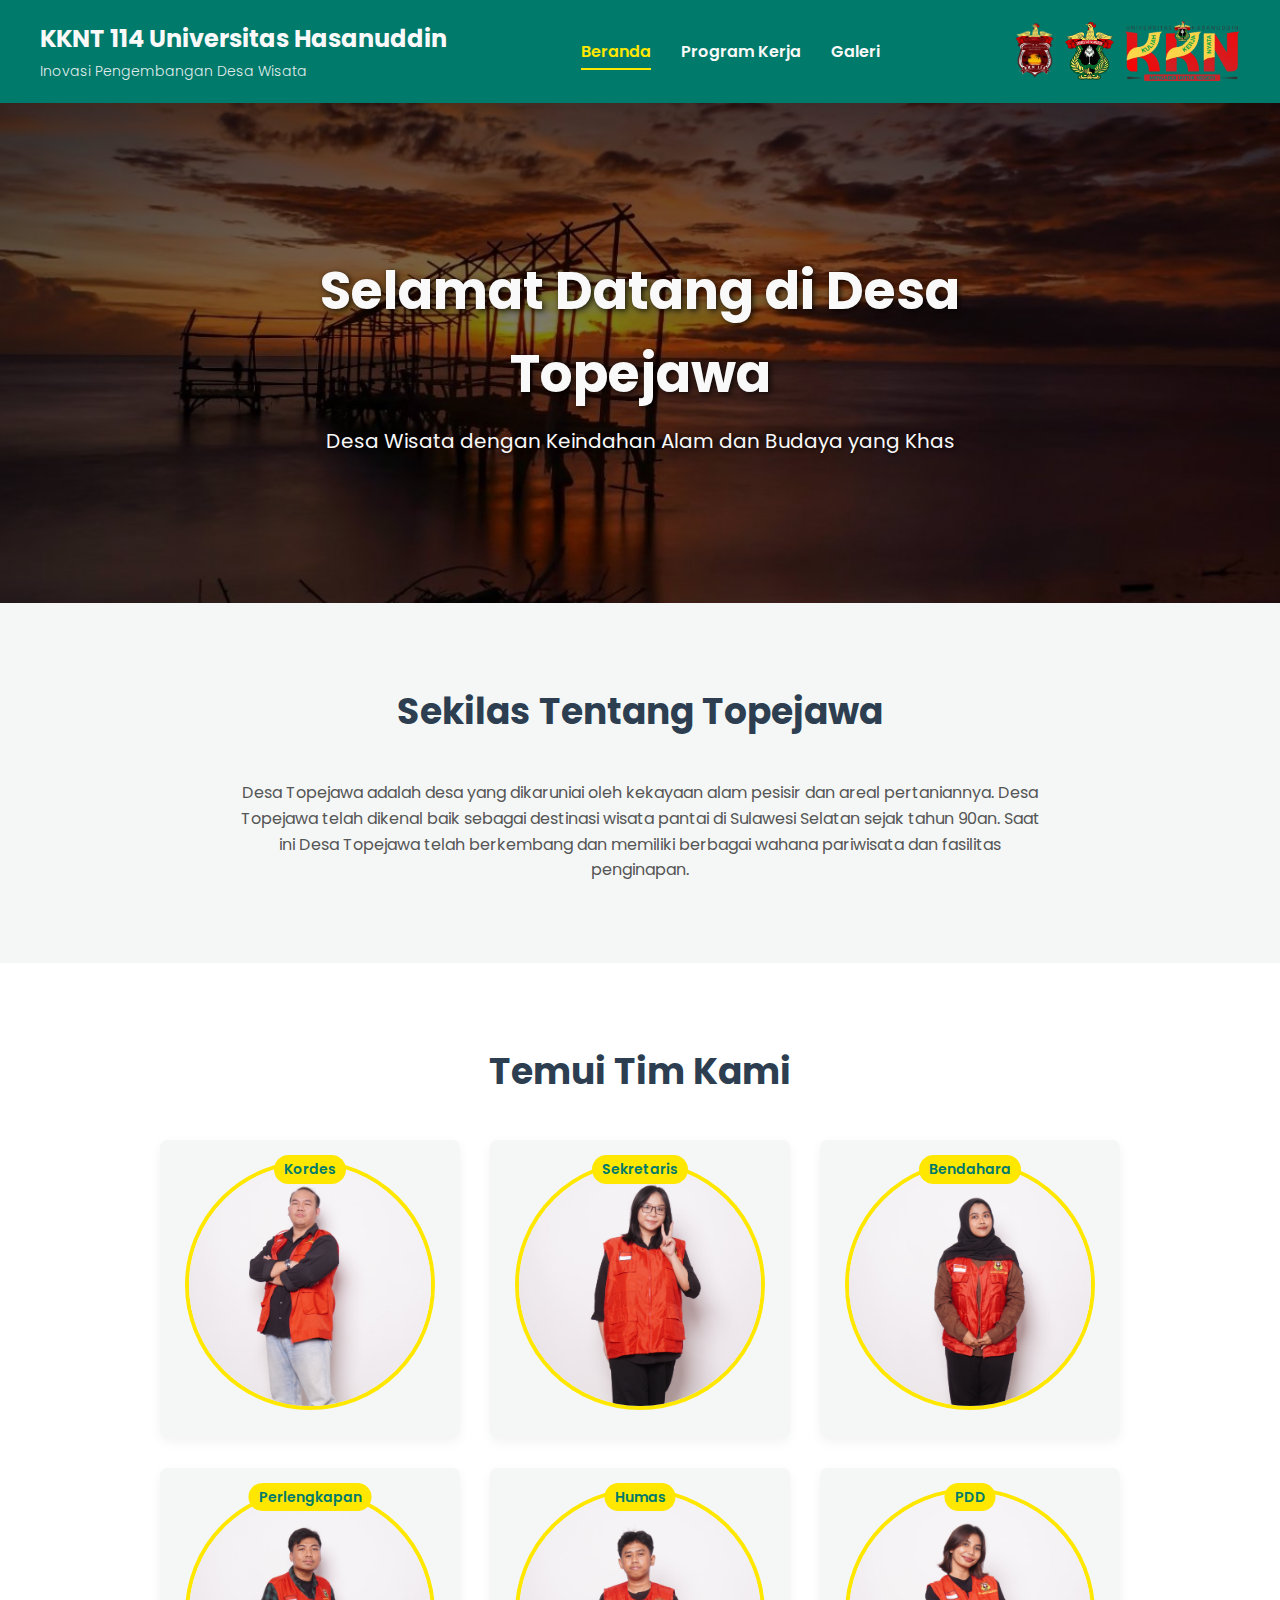
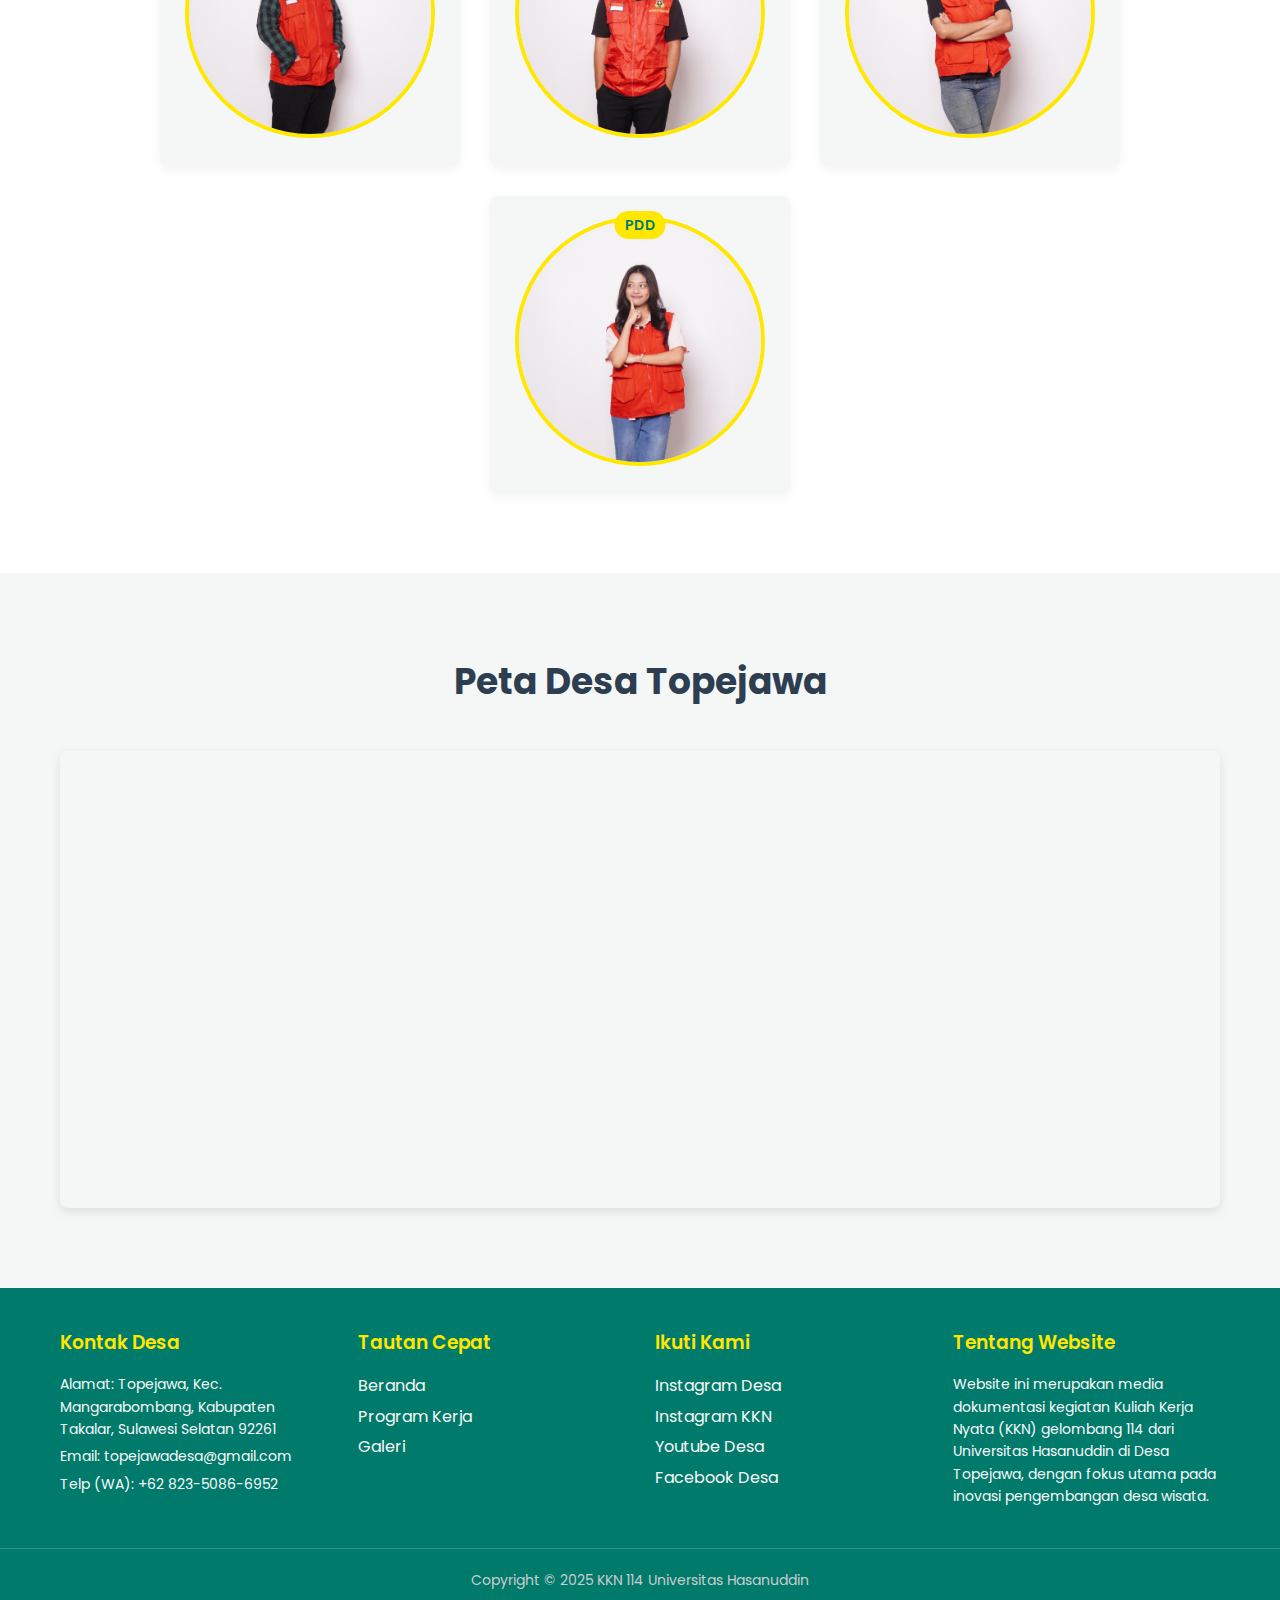
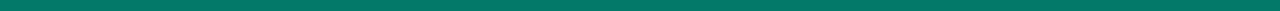
<file: index.html>
<!DOCTYPE html>
<html lang="id">
  <head>
    <meta charset="UTF-8" />
    <meta name="viewport" content="width=device-width, initial-scale=1.0" />
    <title>KKNT 114 Desa Topejawa</title>

    <link rel="preconnect" href="https://fonts.googleapis.com" />
    <link rel="preconnect" href="https://fonts.gstatic.com" crossorigin />
    <link
      href="https://fonts.googleapis.com/css2?family=Poppins:wght@300;400;600;700&display=swap"
      rel="stylesheet"
    />

    <link rel="stylesheet" href="styles/styles.css" />
  </head>
  <body>
    <header>
      <div class="header-container">
        <div class="header-kiri">
          <h1>KKNT 114 Universitas Hasanuddin</h1>
          <p>Inovasi Pengembangan Desa Wisata</p>
        </div>

        <nav class="header-nav">
          <ul>
            <li class="active"><a href="index.html">Beranda</a></li>
            <li><a href="proker.html">Program Kerja</a></li>
            <li><a href="galeri.html">Galeri</a></li>
          </ul>
        </nav>

        <div class="header-kanan">
          <img src="public/assets/logo-posko.png" alt="Logo Posko" />
          <img src="public/assets/logo-unhas.png" alt="Logo Unhas" />
          <img src="public/assets/logo-kkn.png" alt="Logo KKN" />
        </div>
      </div>
    </header>

    <main>
      <section class="hero-section">
        <div class="hero-overlay"></div>
        <div class="hero-content">
          <h1>Selamat Datang di Desa Topejawa</h1>
          <p>Desa Wisata dengan Keindahan Alam dan Budaya yang Khas</p>
        </div>
      </section>

      <section class="sejarah-section">
        <div class="container">
          <h2>Sekilas Tentang Topejawa</h2>
          <div class="sejarah-content">
            <p>
              Desa Topejawa adalah desa yang dikaruniai oleh kekayaan alam
              pesisir dan areal pertaniannya. Desa Topejawa telah dikenal baik
              sebagai destinasi wisata pantai di Sulawesi Selatan sejak tahun
              90an. Saat ini Desa Topejawa telah berkembang dan memiliki
              berbagai wahana pariwisata dan fasilitas penginapan.
            </p>
          </div>
        </div>
      </section>

      <section class="team-section">
        <div class="container">
          <h2>Temui Tim Kami</h2>
          <div class="team-container">
            <div class="team-member">
              <p class="member-role">Kordes</p>
              <img src="/public/img/teams/juan.jpg" alt="Foto Kordes" />
              <div class="member-details">
                <h3>Juan Sebastian Wijaya</h3>
                <p class="prodi">Manajemen</p>
                <p class="fakultas">FEB</p>
              </div>
            </div>
            <div class="team-member">
              <p class="member-role">Sekretaris</p>
              <img src="public/img/teams/keisya.jpg" alt="Foto Sekretaris" />
              <div class="member-details">
                <h3>Keisya Aulia Hoesan</h3>
                <p class="prodi">Teknik Arsitektur</p>
                <p class="fakultas">FT</p>
              </div>
            </div>
            <div class="team-member">
              <p class="member-role">Bendahara</p>
              <img src="/public/img/teams/ismi.jpeg" alt="Foto Bendahara" />
              <div class="member-details">
                <h3>Ismi Nurjanna</h3>
                <p class="prodi">Antropologi Sosial</p>
                <p class="fakultas">FISIP</p>
              </div>
            </div>
            <div class="team-member">
              <p class="member-role">Perlengkapan</p>
              <img src="public/img/teams/mayko.jpg" alt="Foto Perlengkapan" />
              <div class="member-details">
                <h3>Mayko Raditya Wirawan</h3>
                <p class="prodi">Sistem Informasi</p>
                <p class="fakultas">FMIPA</p>
              </div>
            </div>
            <div class="team-member">
              <p class="member-role">Humas</p>
              <img src="public/img/teams/rifki.jpg" alt="Foto Humas" />
              <div class="member-details">
                <h3>Rifki Anugrah</h3>
                <p class="prodi">Agrobisnis Perikanan</p>
                <p class="fakultas">FIKP</p>
              </div>
            </div>
            <div class="team-member">
              <p class="member-role">PDD</p>
              <img src="public/img/teams/dhini.jpg" alt="Foto PDD 1" />
              <div class="member-details">
                <h3>Dhini Maulidya R. Noch</h3>
                <p class="prodi">Ilmu Hukum</p>
                <p class="fakultas">FH</p>
              </div>
            </div>
            <div class="team-member">
              <p class="member-role">PDD</p>
              <img src="public/img/teams/ivana.jpg" alt="Foto PDD 2" />
              <div class="member-details">
                <h3>Ivana Odelia Putri S.</h3>
                <p class="prodi">Ilmu dan Teknologi Pangan</p>
                <p class="fakultas">FTP</p>
              </div>
            </div>
          </div>
        </div>
      </section>

      <section class="map-section">
        <div class="container">
          <h2>Peta Desa Topejawa</h2>
          <div class="map-container">
            <iframe
              src="https://www.google.com/maps/embed?pb=!1m18!1m12!1m3!1d31766.19532353392!2d119.53775084999998!3d-5.4619934!2m3!1f0!2f0!3f0!3m2!1i1024!2i768!4f13.1!3m3!1m2!1s0x2dbe76a6d6d7c711%3A0x63c5d642b58d9283!2sTopejawa%2C%20Kec.%20Mangarabombang%2C%20Kabupaten%20Takalar%2C%20Sulawesi%20Selatan!5e0!3m2!1sid!2sid!4v1714902102104!5m2!1sid!2sid"
              width="100%"
              height="450"
              style="border: 0"
              allowfullscreen=""
              loading="lazy"
              referrerpolicy="no-referrer-when-downgrade"
            ></iframe>
          </div>
        </div>
      </section>
    </main>

    <footer>
      <div class="footer-container">
        <div class="footer-info">
          <h3>Kontak Desa</h3>
          <p>
            Alamat: Topejawa, Kec. Mangarabombang, Kabupaten Takalar, Sulawesi
            Selatan 92261
          </p>
          <p>Email: topejawadesa@gmail.com</p>
          <p>Telp (WA): +62 823-5086-6952</p>
        </div>
        <div class="footer-quicklinks">
          <h3>Tautan Cepat</h3>
          <a href="index.html">Beranda</a>
          <a href="proker.html">Program Kerja</a>
          <a href="galeri.html">Galeri</a>
        </div>
        <div class="footer-social">
          <h3>Ikuti Kami</h3>
          <a
            href="https://www.instagram.com/desatopejawa1?igshid=YmMyMTA2M2Y%3D"
            target="_blank"
            >Instagram Desa</a
          >
          <a
            href="https://www.instagram.com/kkn114_desatopejawa/"
            target="_blank"
            >Instagram KKN</a
          >
          <a
            href="https://www.youtube.com/channel/UCqA12Y6Ib88nmMesXwrbogA"
            target="_blank"
            >Youtube Desa</a
          >
          <a
            href="https://www.facebook.com/people/Desaku-Topejawa/pfbid0S7GZgamj7yToKomPZi86XCN3EJZdaNY5KMKQN9equfNUgDUoVYoNcyUeewVya86wl/"
            target="_blank"
            >Facebook Desa</a
          >
        </div>
        <div class="footer-about">
          <h3>Tentang Website</h3>
          <p>
            Website ini merupakan media dokumentasi kegiatan Kuliah Kerja Nyata
            (KKN) gelombang 114 dari Universitas Hasanuddin di Desa Topejawa,
            dengan fokus utama pada inovasi pengembangan desa wisata.
          </p>
        </div>
      </div>
      <div class="footer-bottom">
        <p>Copyright © 2025 KKN 114 Universitas Hasanuddin</p>
      </div>
    </footer>
  </body>
</html>
</file>
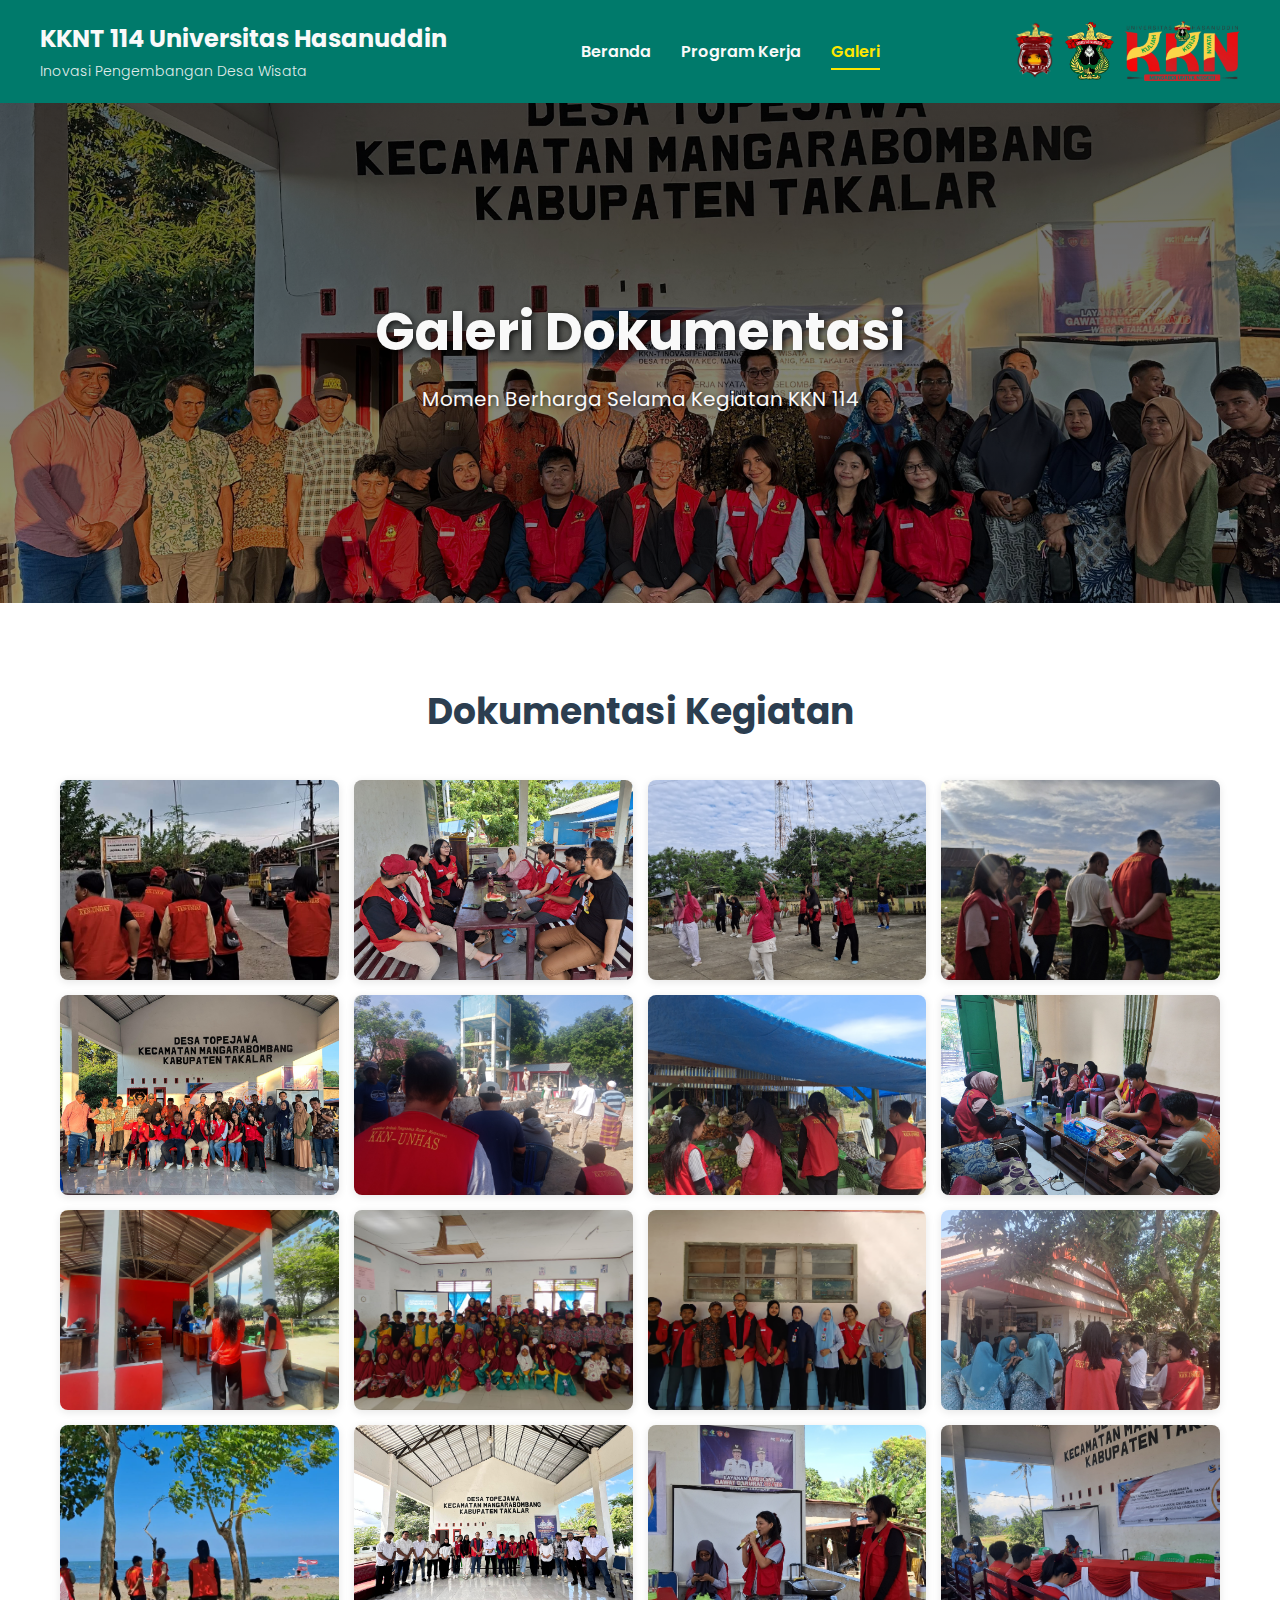
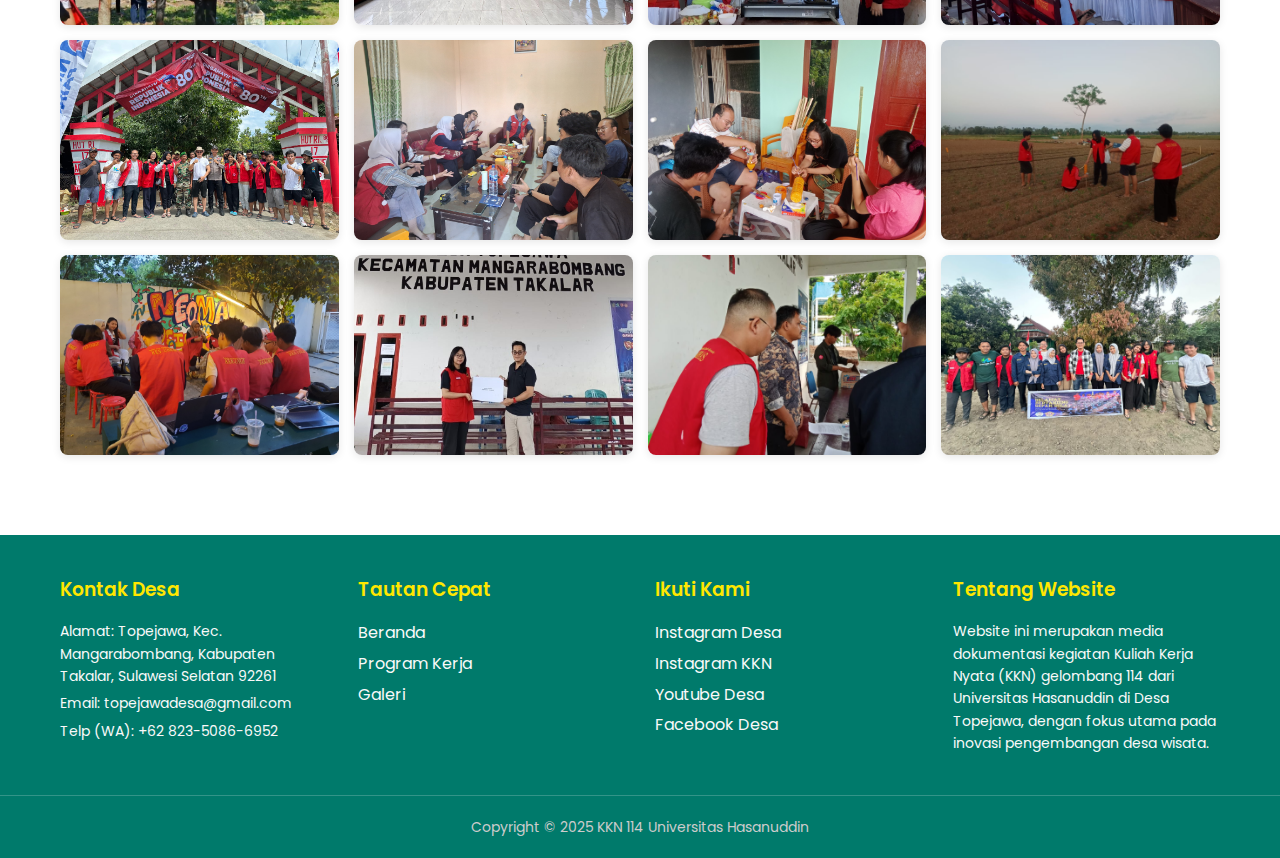
<file: galeri.html>
<!DOCTYPE html>
<html lang="id">
  <head>
    <meta charset="UTF-8" />
    <meta name="viewport" content="width=device-width, initial-scale=1.0" />
    <title>KKNT 114 Desa Topejawa</title>

    <link rel="preconnect" href="https://fonts.googleapis.com" />
    <link rel="preconnect" href="https://fonts.gstatic.com" crossorigin />
    <link
      href="https://fonts.googleapis.com/css2?family=Poppins:wght@300;400;600;700&display=swap"
      rel="stylesheet"
    />

    <link rel="stylesheet" href="styles/styles.css" />
  </head>
  <body>
    <header>
      <div class="header-container">
        <div class="header-kiri">
          <h1>KKNT 114 Universitas Hasanuddin</h1>
          <p>Inovasi Pengembangan Desa Wisata</p>
        </div>

        <nav class="header-nav">
          <ul>
            <li><a href="index.html">Beranda</a></li>
            <li><a href="proker.html">Program Kerja</a></li>
            <li class="active"><a href="galeri.html">Galeri</a></li>
          </ul>
        </nav>

        <div class="header-kanan">
          <img src="/public/assets/logo-posko.png" alt="Logo Posko" />
          <img src="/public/assets/logo-unhas.png" alt="Logo Unhas" />
          <img src="/public/assets/logo-kkn.png" alt="Logo KKN" />
        </div>
      </div>
    </header>

    <main>
      <section class="hero-galeri">
        <div class="hero-overlay"></div>
        <div class="hero-content">
          <h1>Galeri Dokumentasi</h1>
          <p>Momen Berharga Selama Kegiatan KKN 114</p>
        </div>
      </section>

      <section class="galeri-section">
        <div class="container">
          <h2>Dokumentasi Kegiatan</h2>
          <div class="galeri-grid"></div>
        </div>
      </section>
    </main>

    <footer>
      <div class="footer-container">
        <div class="footer-info">
          <h3>Kontak Desa</h3>
          <p>
            Alamat: Topejawa, Kec. Mangarabombang, Kabupaten Takalar, Sulawesi
            Selatan 92261
          </p>
          <p>Email: topejawadesa@gmail.com</p>
          <p>Telp (WA): +62 823-5086-6952</p>
        </div>
        <div class="footer-quicklinks">
          <h3>Tautan Cepat</h3>
          <a href="index.html">Beranda</a>
          <a href="proker.html">Program Kerja</a>
          <a href="galeri.html">Galeri</a>
        </div>
        <div class="footer-social">
          <h3>Ikuti Kami</h3>
          <a
            href="https://www.instagram.com/desatopejawa1?igshid=YmMyMTA2M2Y%3D"
            target="_blank"
            >Instagram Desa</a
          >
          <a
            href="https://www.instagram.com/kkn114_desatopejawa/"
            target="_blank"
            >Instagram KKN</a
          >
          <a
            href="https://www.youtube.com/channel/UCqA12Y6Ib88nmMesXwrbogA"
            target="_blank"
            >Youtube Desa</a
          >
          <a
            href="https://www.facebook.com/people/Desaku-Topejawa/pfbid0S7GZgamj7yToKomPZi86XCN3EJZdaNY5KMKQN9equfNUgDUoVYoNcyUeewVya86wl/"
            target="_blank"
            >Facebook Desa</a
          >
        </div>
        <div class="footer-about">
          <h3>Tentang Website</h3>
          <p>
            Website ini merupakan media dokumentasi kegiatan Kuliah Kerja Nyata
            (KKN) gelombang 114 dari Universitas Hasanuddin di Desa Topejawa,
            dengan fokus utama pada inovasi pengembangan desa wisata.
          </p>
        </div>
      </div>
      <div class="footer-bottom">
        <p>Copyright © 2025 KKN 114 Universitas Hasanuddin</p>
      </div>
    </footer>
    <script src="doc.js"></script>
  </body>
</html>
</file>
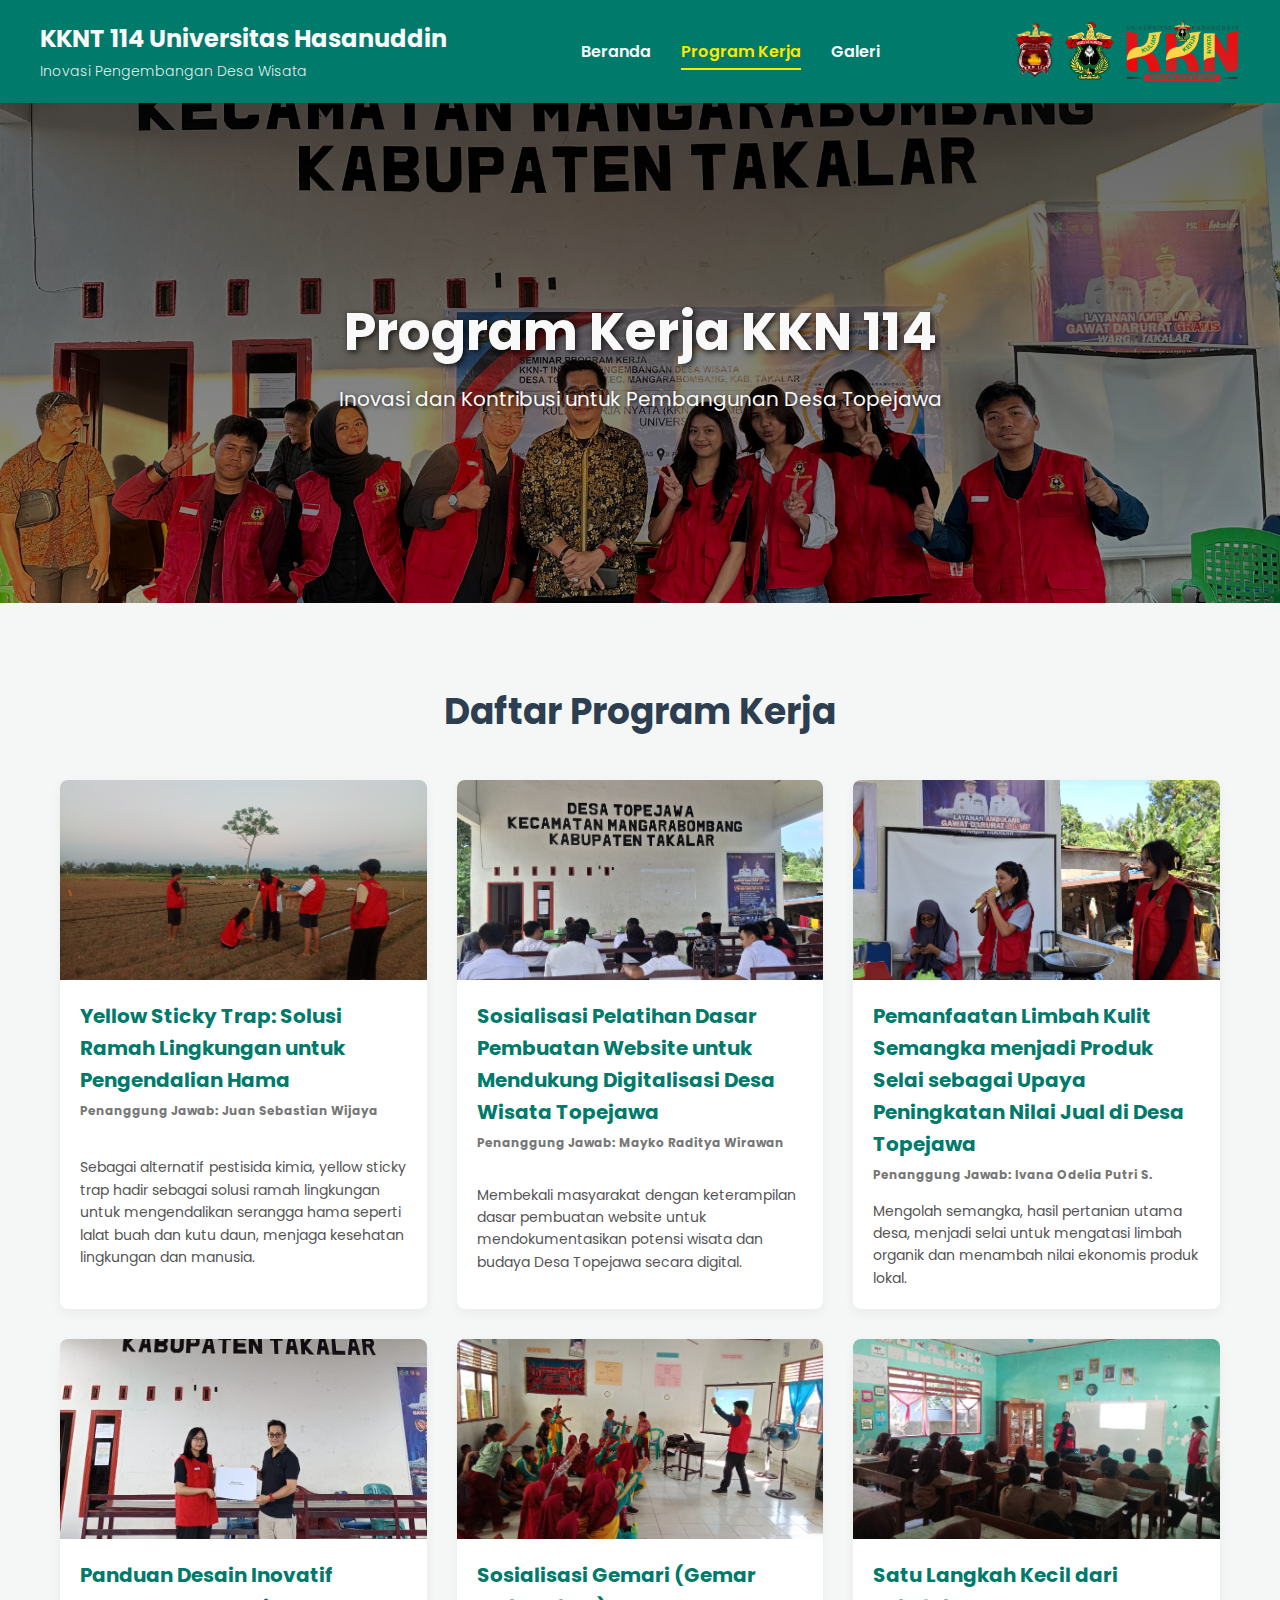
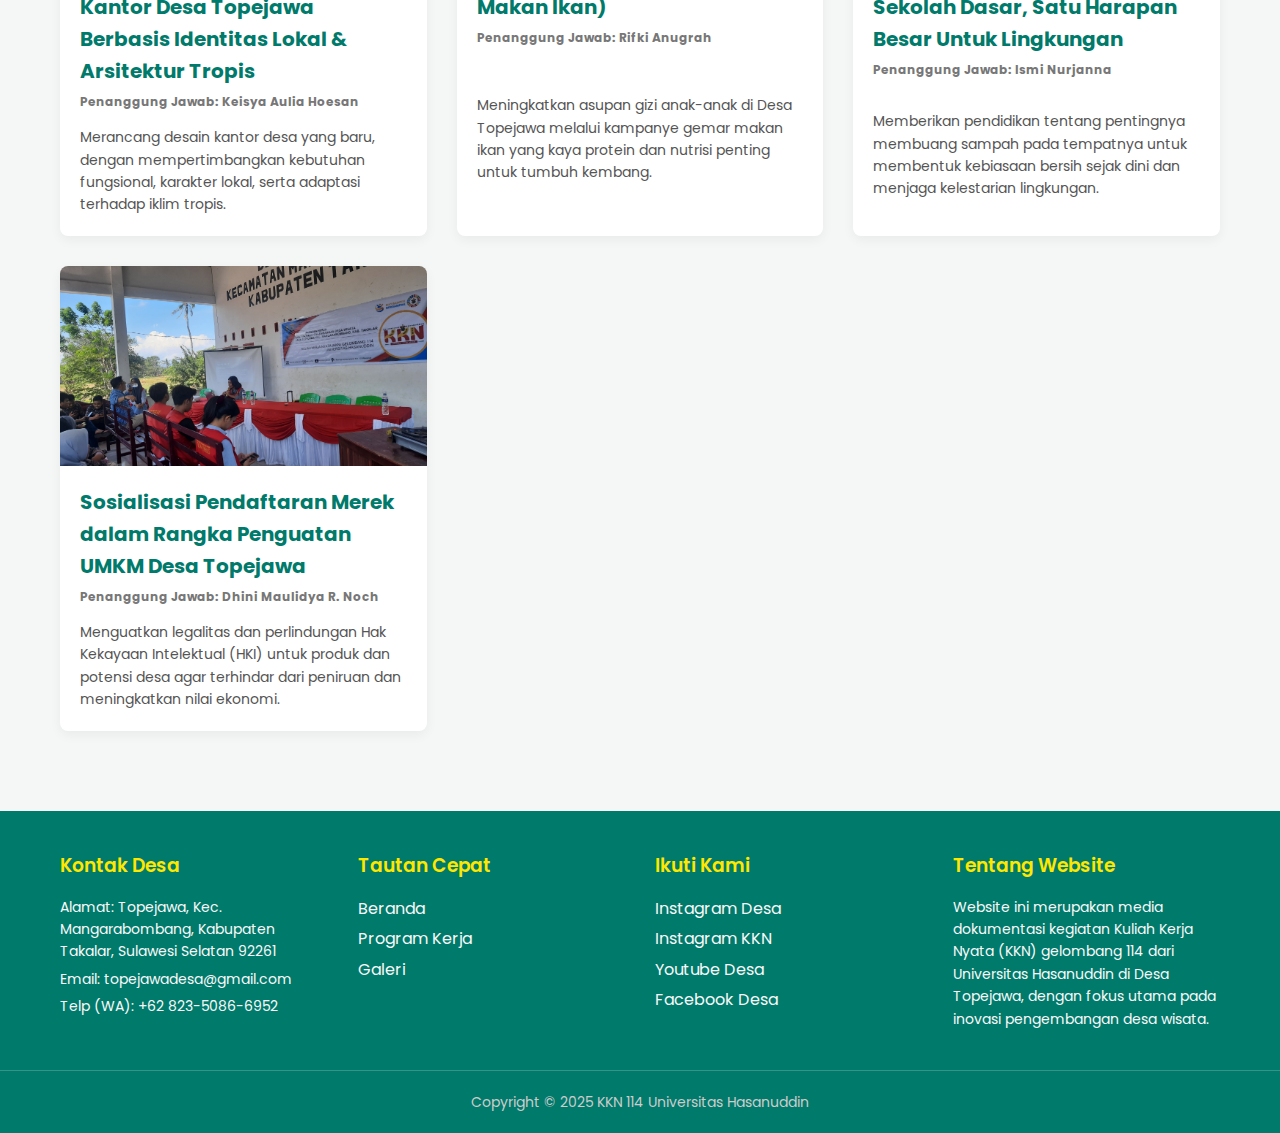
<file: proker.html>
<!DOCTYPE html>
<html lang="id">
  <head>
    <meta charset="UTF-8" />
    <meta name="viewport" content="width=device-width, initial-scale=1.0" />
    <title>KKNT 114 Desa Topejawa</title>

    <link rel="preconnect" href="https://fonts.googleapis.com" />
    <link rel="preconnect" href="https://fonts.gstatic.com" crossorigin />
    <link
      href="https://fonts.googleapis.com/css2?family=Poppins:wght@300;400;600;700&display=swap"
      rel="stylesheet"
    />

    <link rel="stylesheet" href="styles/styles.css" />
  </head>
  <body>
    <header>
      <div class="header-container">
        <div class="header-kiri">
          <h1>KKNT 114 Universitas Hasanuddin</h1>
          <p>Inovasi Pengembangan Desa Wisata</p>
        </div>

        <nav class="header-nav">
          <ul>
            <li><a href="index.html">Beranda</a></li>
            <li class="active"><a href="proker.html">Program Kerja</a></li>
            <li><a href="galeri.html">Galeri</a></li>
          </ul>
        </nav>

        <div class="header-kanan">
          <img src="public/assets/logo-posko.png" alt="Logo Posko" />
          <img src="public/assets/logo-unhas.png" alt="Logo Unhas" />
          <img src="public/assets/logo-kkn.png" alt="Logo KKN" />
        </div>
      </div>
    </header>

    <main>
      <section class="hero-proker">
        <div class="hero-overlay"></div>
        <div class="hero-content">
          <h1>Program Kerja KKN 114</h1>
          <p>Inovasi dan Kontribusi untuk Pembangunan Desa Topejawa</p>
        </div>
      </section>

      <section class="proker-list-section">
        <div class="container">
          <h2>Daftar Program Kerja</h2>
          <div class="proker-grid">
            <div class="proker-card">
              <img src="/public/img/proker/proker-juan.jpg" alt="Program Kerja 1" />
              <div class="card-content">
                <h3>
                  Yellow Sticky Trap: Solusi Ramah Lingkungan untuk Pengendalian Hama
                </h3>
                <p class="proker-penanggungjawab">Penanggung Jawab: Juan Sebastian Wijaya</p>
                <p>
                  Sebagai alternatif pestisida kimia, yellow sticky trap hadir
                  sebagai solusi ramah lingkungan untuk mengendalikan serangga
                  hama seperti lalat buah dan kutu daun, menjaga kesehatan
                  lingkungan dan manusia.
                </p>
              </div>
            </div>
            <div class="proker-card">
              <img src="/public/img/proker/proker-mayko.jpg" alt="Program Kerja 2" />
              <div class="card-content">
                <h3>
                  Sosialisasi Pelatihan Dasar Pembuatan Website untuk Mendukung Digitalisasi Desa Wisata Topejawa
                </h3>
                <p class="proker-penanggungjawab">Penanggung Jawab: Mayko Raditya Wirawan</p>
                <p>
                  Membekali masyarakat dengan keterampilan dasar pembuatan
                  website untuk mendokumentasikan potensi wisata dan budaya Desa
                  Topejawa secara digital.
                </p>
              </div>
            </div>
            <div class="proker-card">
              <img src="/public/img/proker/proker-ivana.jpg" alt="Program Kerja 3" />
              <div class="card-content">
                <h3>
                  Pemanfaatan Limbah Kulit Semangka menjadi Produk Selai sebagai Upaya Peningkatan Nilai Jual di Desa Topejawa
                </h3>
                <p class="proker-penanggungjawab">Penanggung Jawab: Ivana Odelia Putri S.</p>
                <p>
                  Mengolah semangka, hasil pertanian utama desa, menjadi selai
                  untuk mengatasi limbah organik dan menambah nilai ekonomis
                  produk lokal.
                </p>
              </div>
            </div>
            <div class="proker-card">
              <img src="/public/img/proker/proker-keisya.jpeg" alt="Program Kerja 4" />
              <div class="card-content">
                <h3>
                  Panduan Desain Inovatif Kantor Desa Topejawa Berbasis Identitas Lokal & Arsitektur Tropis
                </h3>
                <p class="proker-penanggungjawab">Penanggung Jawab: Keisya Aulia Hoesan</p>
                <p>
                  Merancang desain kantor desa yang baru, dengan
                  mempertimbangkan kebutuhan fungsional, karakter lokal, serta
                  adaptasi terhadap iklim tropis.
                </p>
              </div>
            </div>
            <div class="proker-card">
              <img src="/public/img/proker/proker-rifki.jpg" alt="Program Kerja 5" />
              <div class="card-content">
                <h3>Sosialisasi Gemari (Gemar Makan Ikan)</h3>
                <p class="proker-penanggungjawab">Penanggung Jawab: Rifki Anugrah</p>
                <p>
                  Meningkatkan asupan gizi anak-anak di Desa Topejawa melalui
                  kampanye gemar makan ikan yang kaya protein dan nutrisi
                  penting untuk tumbuh kembang.
                </p>
              </div>
            </div>
            <div class="proker-card">
              <img src="/public/img/proker/proker-ismi.jpg" alt="Program Kerja 6" />
              <div class="card-content">
                <h3>
                  Satu Langkah Kecil dari Sekolah Dasar, Satu Harapan Besar Untuk Lingkungan
                </h3>
                <p class="proker-penanggungjawab">Penanggung Jawab: Ismi Nurjanna</p>
                <p>
                  Memberikan pendidikan tentang pentingnya membuang sampah pada
                  tempatnya untuk membentuk kebiasaan bersih sejak dini dan
                  menjaga kelestarian lingkungan.
                </p>
              </div>
            </div>
            <div class="proker-card">
              <img src="/public/img/proker/proker-dhini.jpg" alt="Program Kerja 7" />
              <div class="card-content">
                <h3>
                  Sosialisasi Pendaftaran Merek dalam Rangka Penguatan UMKM Desa Topejawa
                </h3>
                <p class="proker-penanggungjawab">Penanggung Jawab: Dhini Maulidya R. Noch</p>
                <p>
                  Menguatkan legalitas dan perlindungan Hak Kekayaan Intelektual
                  (HKI) untuk produk dan potensi desa agar terhindar dari
                  peniruan dan meningkatkan nilai ekonomi.
                </p>
              </div>
            </div>
          </div>
        </div>
      </section>
    </main>

    <footer>
      <div class="footer-container">
        <div class="footer-info">
          <h3>Kontak Desa</h3>
          <p>
            Alamat: Topejawa, Kec. Mangarabombang, Kabupaten Takalar, Sulawesi
            Selatan 92261
          </p>
          <p>Email: topejawadesa@gmail.com</p>
          <p>Telp (WA): +62 823-5086-6952</p>
        </div>
        <div class="footer-quicklinks">
          <h3>Tautan Cepat</h3>
          <a href="index.html">Beranda</a>
          <a href="proker.html">Program Kerja</a>
          <a href="galeri.html">Galeri</a>
        </div>
        <div class="footer-social">
          <h3>Ikuti Kami</h3>
          <a
            href="https://www.instagram.com/desatopejawa1?igshid=YmMyMTA2M2Y%3D"
            target="_blank"
            >Instagram Desa</a
          >
          <a
            href="https://www.instagram.com/kkn114_desatopejawa/"
            target="_blank"
            >Instagram KKN</a
          >
          <a
            href="https://www.youtube.com/channel/UCqA12Y6Ib88nmMesXwrbogA"
            target="_blank"
            >Youtube Desa</a
          >
          <a
            href="https://www.facebook.com/people/Desaku-Topejawa/pfbid0S7GZgamj7yToKomPZi86XCN3EJZdaNY5KMKQN9equfNUgDUoVYoNcyUeewVya86wl/"
            target="_blank"
            >Facebook Desa</a
          >
        </div>
        <div class="footer-about">
          <h3>Tentang Website</h3>
          <p>
            Website ini merupakan media dokumentasi kegiatan Kuliah Kerja Nyata
            (KKN) gelombang 114 dari Universitas Hasanuddin di Desa Topejawa,
            dengan fokus utama pada inovasi pengembangan desa wisata.
          </p>
        </div>
      </div>
      <div class="footer-bottom">
        <p>Copyright © 2025 KKN 114 Universitas Hasanuddin</p>
      </div>
    </footer>
  </body>
</html>
</file>
<file: styles/styles.css>
* {
  margin: 0;
  padding: 0;
  box-sizing: border-box;
}

body {
  font-family: 'Poppins', sans-serif;
  line-height: 1.6;
  color: #333;
  background-color: #ffffff;
}

/* --- Container untuk konten terpusat --- */
.container {
  max-width: 1200px;
  margin: 0 auto;
  padding: 0 20px;
}

/* --- Header --- */
.header-container {
  display: flex;
  justify-content: space-between;
  align-items: center;
  padding: 20px 40px;
  flex-wrap: wrap;
  background-color: #007a6b;
  color: #f9f9f9;
  box-shadow: 0 2px 10px rgba(0, 0, 0, 0.1);
}

.header-kiri h1 {
  font-size: 24px;
  margin-bottom: 2px;
  font-weight: 700;
}

.header-kiri p {
  font-size: 14px;
  font-weight: 300;
  opacity: 0.9;
}

.header-nav ul {
  list-style: none;
  display: flex;
  gap: 30px;
  padding: 0;
  margin: 0;
}

.header-nav a {
  text-decoration: none;
  color: #f9f9f9;
  font-weight: 600;
  transition: color 0.3s ease-in-out, border-bottom 0.3s ease-in-out;
  padding: 5px 0;
}

.header-nav a:hover,
.header-nav .active a {
  color: #ffe700;
  border-bottom: 2px solid #ffe700;
}

.header-kanan {
  display: flex;
  align-items: center;
  gap: 10px;
}

.header-kanan img {
  height: 60px;
  width: auto;
  object-fit: contain;
}

/* --- Main Content Styling --- */

/* Hero Sections */
.hero-section, .hero-proker, .hero-galeri {
  position: relative;
  height: 500px;
  background-size: cover;
  background-position: center;
  display: flex;
  align-items: center;
  justify-content: center;
  color: #f9f9f9;
  text-align: center;
  overflow: hidden;
}

.hero-section {
  background-image: url('/public/assets/topejawa.jpg');
}

.hero-proker {
  background-image: url('/public/assets/proker-hero.jpg');
}

.hero-galeri {
  background-image: url('/public/assets/galeri-hero.jpeg');
}

.hero-overlay {
  position: absolute;
  top: 0;
  left: 0;
  width: 100%;
  height: 100%;
  background-image: linear-gradient(rgba(0, 0, 0, 0.6), rgba(0, 0, 0, 0.4));
}

.hero-content {
  position: relative;
  z-index: 1;
  max-width: 800px;
}

.hero-content h1 {
  font-size: 52px;
  font-weight: 700;
  margin-bottom: 10px;
  text-shadow: 2px 2px 6px rgba(0, 0, 0, 0.8);
}

.hero-content p {
  font-size: 20px;
  font-weight: 400;
  text-shadow: 1px 1px 4px rgba(0, 0, 0, 0.7);
}

/* Sections */
.sejarah-section, .team-section, .proker-list-section, .galeri-section, .map-section {
  padding: 80px 0;
  text-align: center;
}

.sejarah-section, .proker-list-section, .map-section {
  background-color: #f4f7f6;
}

.team-section, .galeri-section {
  background-color: #fff;
}

h2 {
  font-size: 36px;
  margin-bottom: 40px;
  color: #2c3e50;
  font-weight: 700;
  text-align: center;
}

.sejarah-content p {
  max-width: 800px;
  margin: 0 auto;
  font-size: 16px;
  color: #555;
  text-align: center;
}

/* Proker Grid - REVISED */
.proker-grid {
  display: grid;
  grid-template-columns: repeat(auto-fit, minmax(300px, 1fr));
  gap: 30px;
  margin-top: 40px;
  align-items: stretch; /* Memastikan semua item dalam grid meregang sama tinggi */
}

.proker-card {
  background-color: #fff;
  border-radius: 8px;
  overflow: hidden;
  box-shadow: 0 4px 12px rgba(0, 0, 0, 0.05);
  transition: transform 0.3s ease, box-shadow 0.3s ease;
  text-align: left;
  display: flex; /* Menggunakan flexbox untuk layouting */
  flex-direction: column; /* Konten diatur secara vertikal */
}

.proker-card:hover {
  transform: translateY(-10px);
  box-shadow: 0 8px 20px rgba(0, 0, 0, 0.1);
}

.proker-card img {
  width: 100%;
  height: 200px;
  object-fit: cover;
}

.proker-card .card-content {
  padding: 20px;
  display: flex;
  flex-direction: column;
  flex-grow: 1; /* Memungkinkan bagian ini untuk tumbuh dan mengisi ruang kosong */
}

.proker-card h3 {
  font-size: 20px;
  margin-bottom: 5px;
  color: #007a6b;
  min-height: 58px; /* Memberikan tinggi minimum untuk judul agar rata */
}

.proker-card .proker-penanggungjawab {
  font-size: 12px;
  color: #777;
  margin-bottom: 15px;
  font-weight: 700;
}

.proker-card p {
  font-size: 14px;
  color: #555;
  flex-grow: 1; /* Deskripsi juga bisa tumbuh */
}


/* Galeri Grid */
.galeri-grid {
  display: grid;
  grid-template-columns: repeat(auto-fit, minmax(250px, 1fr));
  gap: 15px;
  margin-top: 40px;
}

.galeri-item {
  position: relative;
  overflow: hidden;
  border-radius: 8px;
  box-shadow: 0 2px 8px rgba(0, 0, 0, 0.1);
  transition: transform 0.3s ease;
}

.galeri-item img {
  width: 100%;
  height: 200px;
  object-fit: cover;
  display: block;
  transition: opacity 0.3s ease;
}

.galeri-item .galeri-caption {
  position: absolute;
  bottom: 0;
  left: 0;
  width: 100%;
  padding: 15px;
  background-color: rgba(0, 0, 0, 0.6);
  color: #f9f9f9;
  text-align: center;
  transform: translateY(100%);
  transition: transform 0.3s ease;
}

.galeri-item:hover .galeri-caption {
  transform: translateY(0);
}

/* Team Section */
.team-container {
  display: flex;
  flex-wrap: wrap;
  justify-content: center;
  gap: 30px;
  max-width: 1200px;
  margin: 0 auto;
}

.team-member {
  position: relative;
  width: 300px;
  background-color: #f4f7f6;
  padding: 20px;
  border-radius: 8px;
  box-shadow: 0 4px 12px rgba(0, 0, 0, 0.05);
  transition: transform 0.3s ease, box-shadow 0.3s ease;
  overflow: hidden;
}

.team-member:hover {
  transform: translateY(-10px);
  box-shadow: 0 8px 20px rgba(0, 0, 0, 0.1);
  cursor: pointer;
}

.member-role {
  font-size: 14px;
  font-weight: 600;
  color: #007a6b;
  margin-bottom: 10px;
  position: absolute;
  top: 15px;
  left: 50%;
  transform: translateX(-50%);
  background-color: #ffe700;
  padding: 3px 10px;
  border-radius: 50px;
}

.team-member img {
  width: 250px;
  height: 250px;
  border-radius: 50%;
  object-fit: cover;
  border: 4px solid #ffe700;
  transition: transform 0.3s ease, opacity 0.3s ease;
}

.team-member:hover img {
  opacity: 0.3;
  transform: scale(1.1);
}

.member-details {
  position: absolute;
  top: 50%;
  left: 50%;
  transform: translate(-50%, -50%);
  text-align: center;
  color: #2c3e50;
  opacity: 0;
  visibility: hidden;
  transition: opacity 0.3s ease, visibility 0.3s ease;
  padding: 10px;
  width: 100%;
}

.team-member:hover .member-details {
  opacity: 1;
  visibility: visible;
}

.member-details h3 {
  font-size: 25px;
  margin-bottom: 5px;
  font-weight: 600;
}

.member-details p {
  font-size: 18px;
  color: #555;
  line-height: 1.4;
}

/* Map Section */
.map-container {
  width: 100%;
  max-width: 1200px;
  margin: 0 auto;
  border-radius: 8px;
  overflow: hidden;
  box-shadow: 0 4px 12px rgba(0, 0, 0, 0.1);
}

/* Footer */
footer {
  background-color: #007a6b;
  color: #f9f9f9;
  padding-top: 40px;
}

.footer-container {
  display: flex;
  justify-content: space-between;
  flex-wrap: wrap;
  gap: 30px;
  max-width: 1200px;
  margin: 0 auto;
  padding: 0 20px 40px;
}

.footer-info, .footer-quicklinks, .footer-social, .footer-about {
  text-align: left;
  flex: 1;
  min-width: 250px;
}

.footer-info h3, .footer-quicklinks h3, .footer-social h3, .footer-about h3 {
  color: #ffe700;
  margin-bottom: 15px;
  font-weight: 600;
}

.footer-info p {
  font-size: 14px;
  margin-bottom: 5px;
}

.footer-quicklinks a, .footer-social a {
  display: block;
  color: #f9f9f9;
  text-decoration: none;
  margin-bottom: 5px;
  transition: color 0.3s;
}

.footer-quicklinks a:hover, .footer-social a:hover {
  color: #ffe700;
}

.footer-about p {
  font-size: 14px;
  color: #f9f9f9;
  line-height: 1.6;
}

.footer-bottom {
  border-top: 1px solid rgba(255, 255, 255, 0.2);
  text-align: center;
  padding: 20px 0;
}
.footer-bottom p {
  font-size: 14px;
  color: #ccc;
}

/* --- Media Queries (Responsif) --- */
@media (max-width: 768px) {
  .header-container {
    flex-direction: column;
    align-items: center;
    text-align: center;
    padding: 20px;
  }
  .header-kiri, .header-nav {
    width: 100%;
    margin-bottom: 15px;
  }
  .header-nav ul {
    justify-content: center;
    gap: 15px;
  }
  .header-kanan {
    justify-content: center;
    width: 100%;
  }

  .hero-content h1 {
    font-size: 40px;
  }

  .hero-content p {
    font-size: 18px;
  }
  
  h2 {
    font-size: 28px;
  }

  .footer-container {
    flex-direction: column;
    text-align: center;
  }

  .footer-info, .footer-quicklinks, .footer-social, .footer-about {
    text-align: center;
    margin-bottom: 20px;
    max-width: none;
  }
  
  .proker-grid, .galeri-grid {
    grid-template-columns: 1fr;
  }
}

@media (max-width: 480px) {
  .hero-content h1 {
    font-size: 32px;
  }

  .hero-content p {
    font-size: 16px;
  }
  
  .header-kanan img {
    height: 45px;
  }
}
</file>
